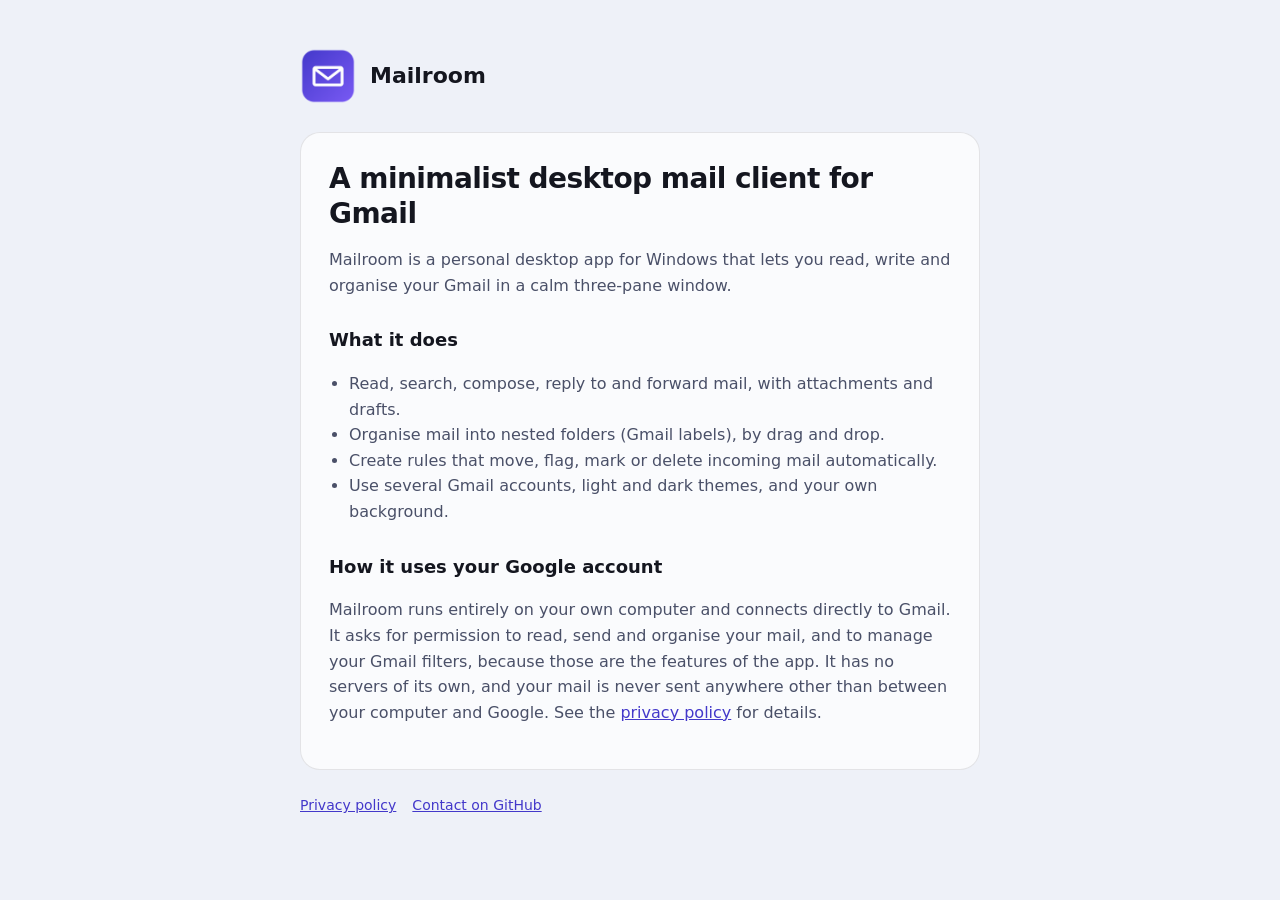
<file: index.html>
<!doctype html>
<html lang="en">
<head>
<meta charset="utf-8">
<meta name="viewport" content="width=device-width, initial-scale=1">
<title>Mailroom — a minimalist desktop mail client for Gmail</title>
<meta name="description" content="Mailroom is a personal, open desktop mail client for Gmail with folders and rules.">
<link rel="icon" href="icon.png">
<link rel="stylesheet" href="style.css">
</head>
<body>
<main>
  <header><img src="icon.png" alt=""><a href="./">Mailroom</a></header>
  <div class="card">
    <h1>A minimalist desktop mail client for Gmail</h1>
    <p>Mailroom is a personal desktop app for Windows that lets you read, write and organise your Gmail in a calm three-pane window.</p>
    <h2>What it does</h2>
    <ul>
      <li>Read, search, compose, reply to and forward mail, with attachments and drafts.</li>
      <li>Organise mail into nested folders (Gmail labels), by drag and drop.</li>
      <li>Create rules that move, flag, mark or delete incoming mail automatically.</li>
      <li>Use several Gmail accounts, light and dark themes, and your own background.</li>
    </ul>
    <h2>How it uses your Google account</h2>
    <p>Mailroom runs entirely on your own computer and connects directly to Gmail. It asks for permission to read, send and organise your mail, and to manage your Gmail filters, because those are the features of the app. It has no servers of its own, and your mail is never sent anywhere other than between your computer and Google. See the <a href="privacy.html">privacy policy</a> for details.</p>
  </div>
  <footer><a href="privacy.html">Privacy policy</a><a href="https://github.com/nikhilrade92">Contact on GitHub</a></footer>
</main>
</body>
</html>
</file>
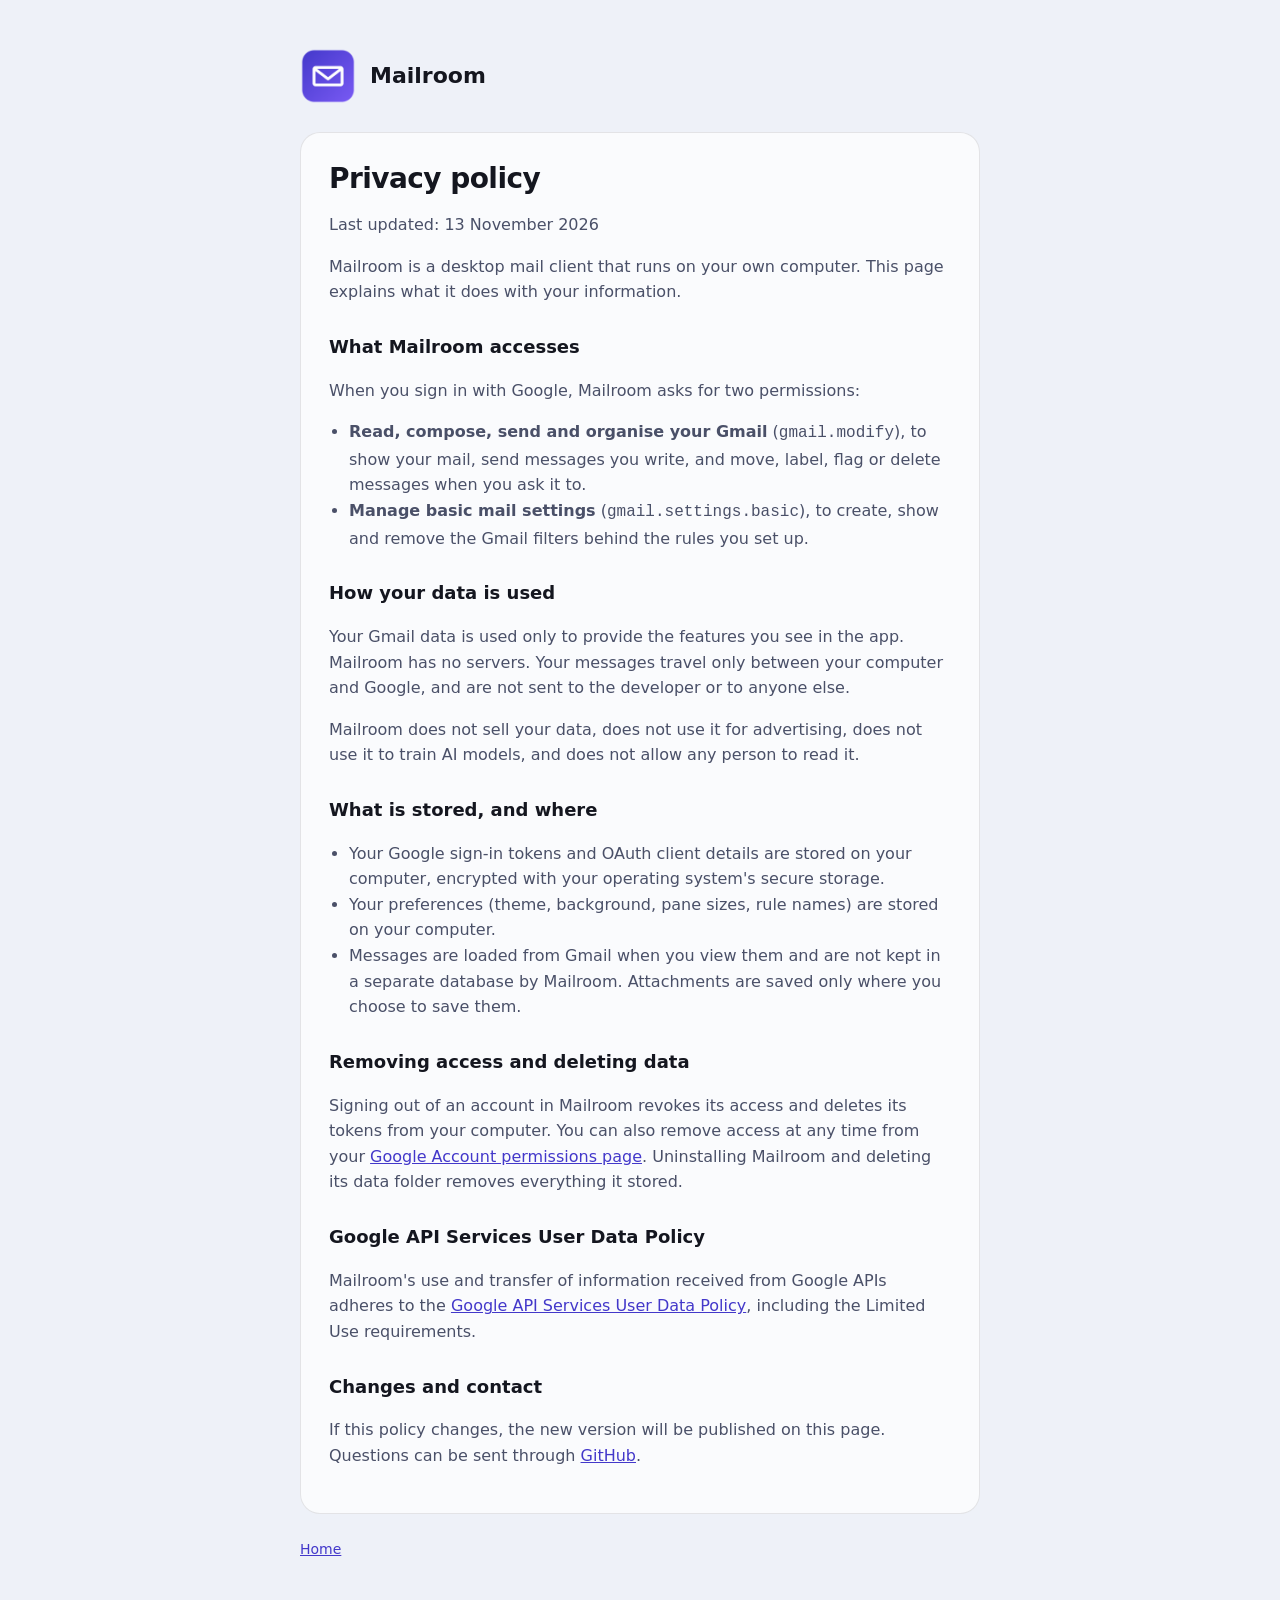
<file: privacy.html>
<!doctype html>
<html lang="en">
<head>
<meta charset="utf-8">
<meta name="viewport" content="width=device-width, initial-scale=1">
<title>Privacy policy — Mailroom</title>
<link rel="icon" href="icon.png">
<link rel="stylesheet" href="style.css">
</head>
<body>
<main>
  <header><img src="icon.png" alt=""><a href="./">Mailroom</a></header>
  <div class="card">
    <h1>Privacy policy</h1>
    <p>Last updated: 13 November 2026</p>
    <p>Mailroom is a desktop mail client that runs on your own computer. This page explains what it does with your information.</p>

    <h2>What Mailroom accesses</h2>
    <p>When you sign in with Google, Mailroom asks for two permissions:</p>
    <ul>
      <li><strong>Read, compose, send and organise your Gmail</strong> (<code>gmail.modify</code>), to show your mail, send messages you write, and move, label, flag or delete messages when you ask it to.</li>
      <li><strong>Manage basic mail settings</strong> (<code>gmail.settings.basic</code>), to create, show and remove the Gmail filters behind the rules you set up.</li>
    </ul>

    <h2>How your data is used</h2>
    <p>Your Gmail data is used only to provide the features you see in the app. Mailroom has no servers. Your messages travel only between your computer and Google, and are not sent to the developer or to anyone else.</p>
    <p>Mailroom does not sell your data, does not use it for advertising, does not use it to train AI models, and does not allow any person to read it.</p>

    <h2>What is stored, and where</h2>
    <ul>
      <li>Your Google sign-in tokens and OAuth client details are stored on your computer, encrypted with your operating system's secure storage.</li>
      <li>Your preferences (theme, background, pane sizes, rule names) are stored on your computer.</li>
      <li>Messages are loaded from Gmail when you view them and are not kept in a separate database by Mailroom. Attachments are saved only where you choose to save them.</li>
    </ul>

    <h2>Removing access and deleting data</h2>
    <p>Signing out of an account in Mailroom revokes its access and deletes its tokens from your computer. You can also remove access at any time from your <a href="https://myaccount.google.com/permissions">Google Account permissions page</a>. Uninstalling Mailroom and deleting its data folder removes everything it stored.</p>

    <h2>Google API Services User Data Policy</h2>
    <p>Mailroom's use and transfer of information received from Google APIs adheres to the <a href="https://developers.google.com/terms/api-services-user-data-policy">Google API Services User Data Policy</a>, including the Limited Use requirements.</p>

    <h2>Changes and contact</h2>
    <p>If this policy changes, the new version will be published on this page. Questions can be sent through <a href="https://github.com/nikhilrade92">GitHub</a>.</p>
  </div>
  <footer><a href="./">Home</a></footer>
</main>
</body>
</html>
</file>
<file: style.css>
:root { color-scheme: light dark; --bg: #eef1f8; --card: rgba(255,255,255,.7); --text: #14161f; --dim: #4a5068; --accent: #4338ca; --line: rgba(20,22,31,.1); }
@media (prefers-color-scheme: dark) { :root { --bg: #0f1220; --card: rgba(28,32,54,.7); --text: #eceef6; --dim: #aab0c8; --accent: #a9aeff; --line: rgba(255,255,255,.1); } }
* { box-sizing: border-box; }
body { margin: 0; font: 16px/1.6 "Segoe UI", system-ui, -apple-system, sans-serif; color: var(--text); background: var(--bg); }
main { max-width: 720px; margin: 0 auto; padding: 48px 20px 64px; }
header { display: flex; align-items: center; gap: 14px; margin-bottom: 28px; }
header img { width: 56px; height: 56px; }
header a { color: inherit; text-decoration: none; font-size: 22px; font-weight: 600; }
.card { background: var(--card); border: 1px solid var(--line); border-radius: 20px; padding: 28px; }
h1 { font-size: 28px; line-height: 1.25; margin: 0 0 12px; letter-spacing: -.02em; }
h2 { font-size: 18px; margin: 28px 0 6px; }
p, li { color: var(--dim); }
ul { padding-left: 20px; }
a { color: var(--accent); }
footer { margin-top: 24px; font-size: 14px; color: var(--dim); display: flex; gap: 16px; flex-wrap: wrap; }
</file>
